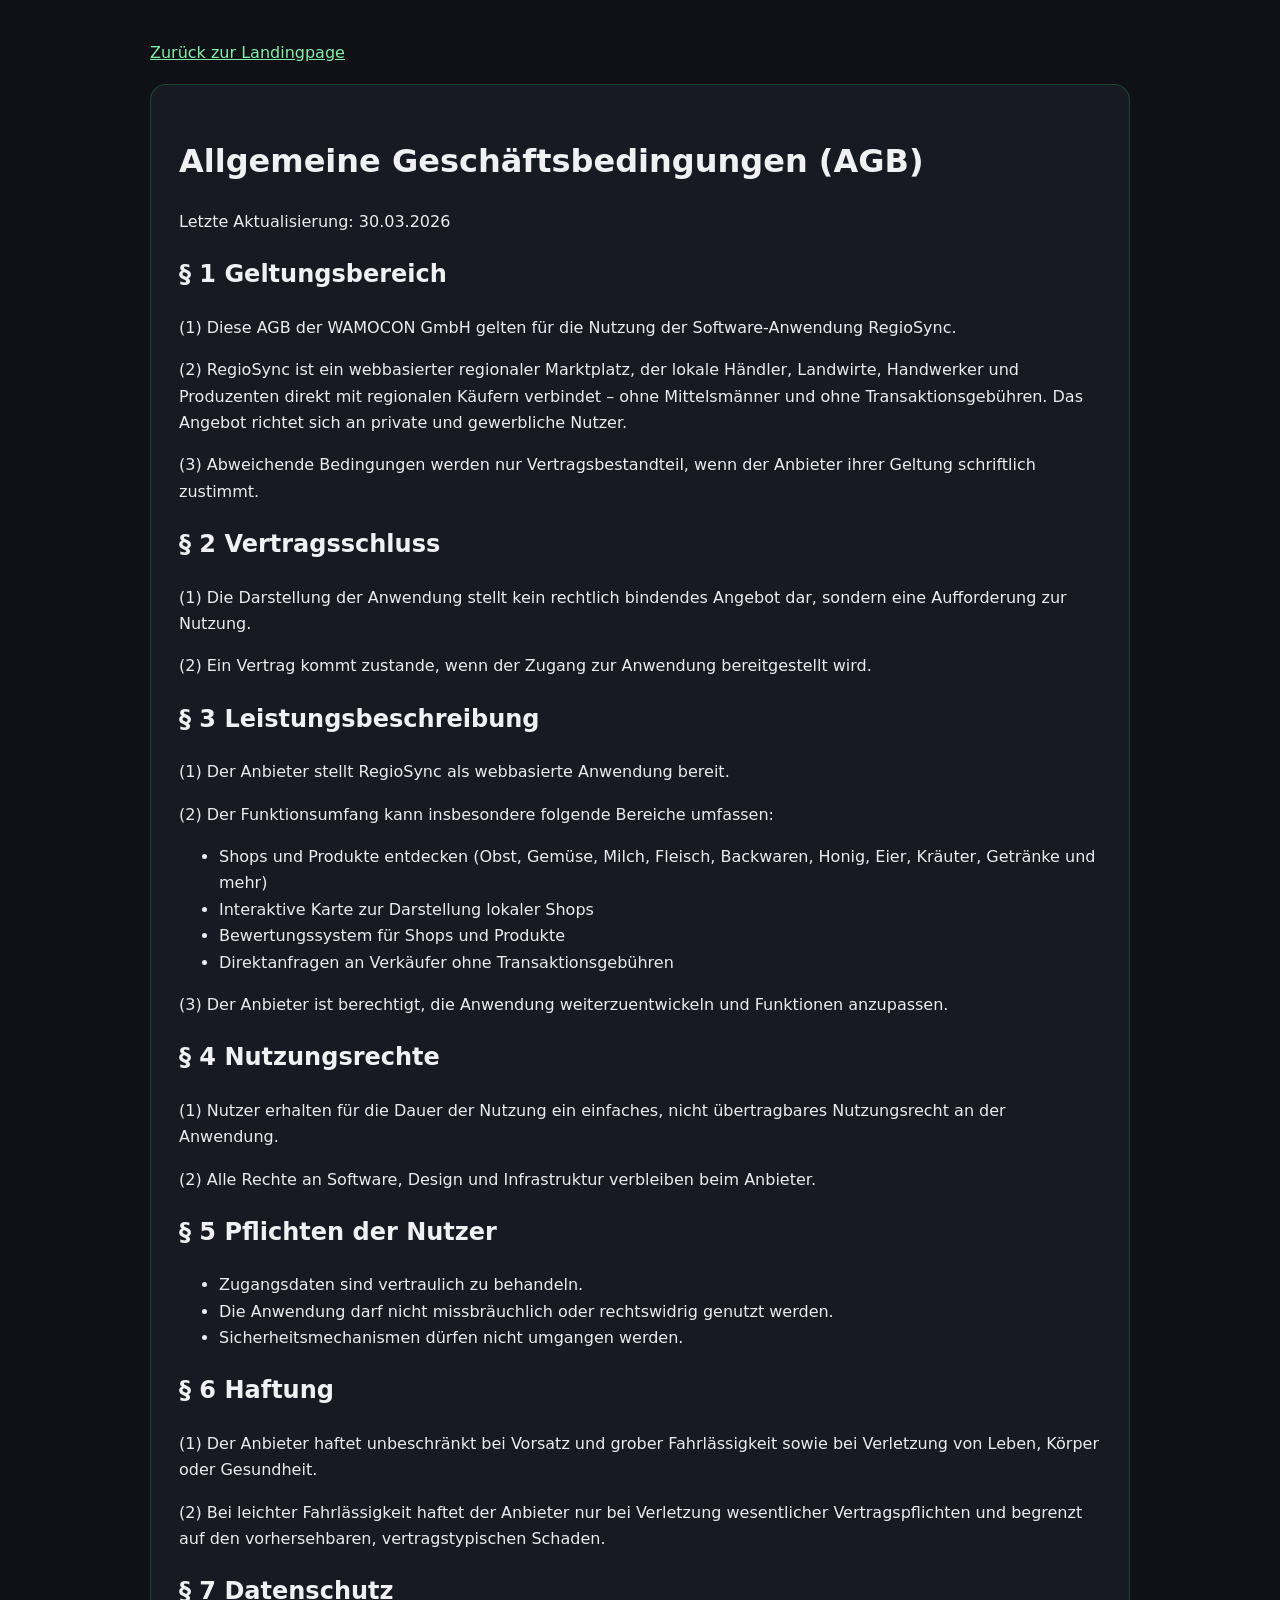
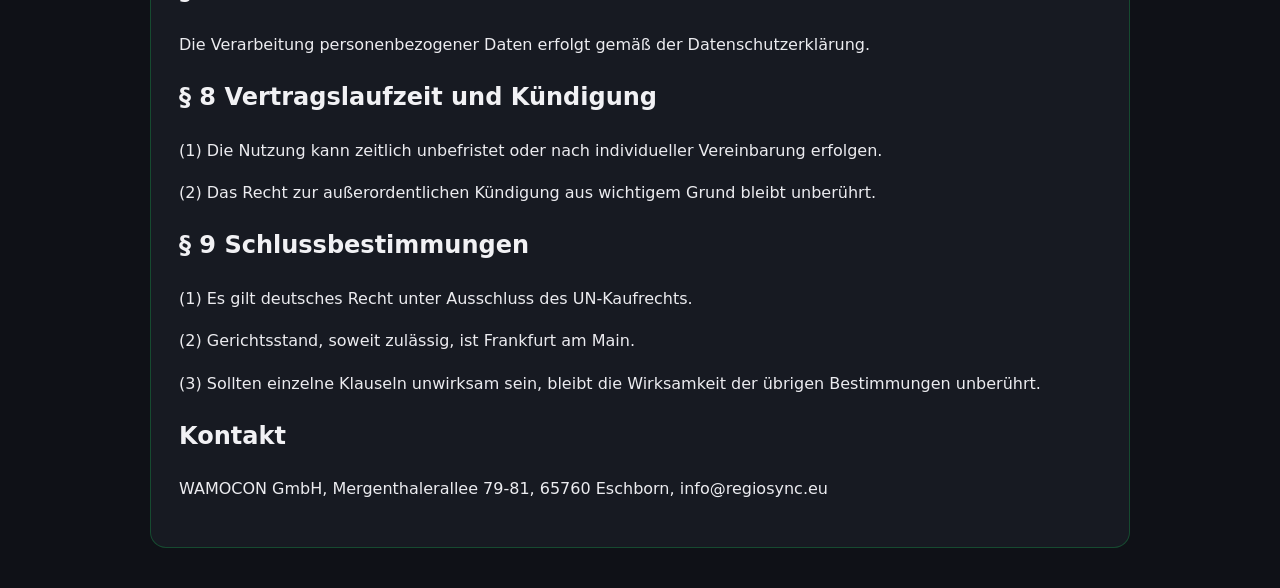
<file: agb.html>
<!DOCTYPE html>
<html lang="de">
<head>
  <meta charset="UTF-8">
  <meta name="viewport" content="width=device-width, initial-scale=1.0">
  <title>AGB | RegioSync</title>
  <style>
    body{font-family:Inter,system-ui,sans-serif;background:#0f1117;color:#ececf0;margin:0;line-height:1.65}
    .wrap{max-width:980px;margin:0 auto;padding:40px 20px}
    .card{background:#171a22;border:1px solid rgba(22,163,74,.35);border-radius:16px;padding:28px}
    h1,h2{color:#f1f1f4}
    a{color:#86efac}
    .top{margin-bottom:18px}
  </style>
</head>
<body>
  <div class="wrap">
    <div class="top"><a href="index.html">Zurück zur Landingpage</a></div>
    <div class="card">
      <h1>Allgemeine Geschäftsbedingungen (AGB)</h1>
      <p>Letzte Aktualisierung: 30.03.2026</p>

      <h2>§ 1 Geltungsbereich</h2>
      <p>(1) Diese AGB der WAMOCON GmbH gelten für die Nutzung der Software-Anwendung RegioSync.</p>
      <p>(2) RegioSync ist ein webbasierter regionaler Marktplatz, der lokale Händler, Landwirte, Handwerker und Produzenten direkt mit regionalen Käufern verbindet – ohne Mittelsmänner und ohne Transaktionsgebühren. Das Angebot richtet sich an private und gewerbliche Nutzer.</p>
      <p>(3) Abweichende Bedingungen werden nur Vertragsbestandteil, wenn der Anbieter ihrer Geltung schriftlich zustimmt.</p>

      <h2>§ 2 Vertragsschluss</h2>
      <p>(1) Die Darstellung der Anwendung stellt kein rechtlich bindendes Angebot dar, sondern eine Aufforderung zur Nutzung.</p>
      <p>(2) Ein Vertrag kommt zustande, wenn der Zugang zur Anwendung bereitgestellt wird.</p>

      <h2>§ 3 Leistungsbeschreibung</h2>
      <p>(1) Der Anbieter stellt RegioSync als webbasierte Anwendung bereit.</p>
      <p>(2) Der Funktionsumfang kann insbesondere folgende Bereiche umfassen:</p>
      <ul>
        <li>Shops und Produkte entdecken (Obst, Gemüse, Milch, Fleisch, Backwaren, Honig, Eier, Kräuter, Getränke und mehr)</li>
        <li>Interaktive Karte zur Darstellung lokaler Shops</li>
        <li>Bewertungssystem für Shops und Produkte</li>
        <li>Direktanfragen an Verkäufer ohne Transaktionsgebühren</li>
      </ul>
      <p>(3) Der Anbieter ist berechtigt, die Anwendung weiterzuentwickeln und Funktionen anzupassen.</p>

      <h2>§ 4 Nutzungsrechte</h2>
      <p>(1) Nutzer erhalten für die Dauer der Nutzung ein einfaches, nicht übertragbares Nutzungsrecht an der Anwendung.</p>
      <p>(2) Alle Rechte an Software, Design und Infrastruktur verbleiben beim Anbieter.</p>

      <h2>§ 5 Pflichten der Nutzer</h2>
      <ul>
        <li>Zugangsdaten sind vertraulich zu behandeln.</li>
        <li>Die Anwendung darf nicht missbräuchlich oder rechtswidrig genutzt werden.</li>
        <li>Sicherheitsmechanismen dürfen nicht umgangen werden.</li>
      </ul>

      <h2>§ 6 Haftung</h2>
      <p>(1) Der Anbieter haftet unbeschränkt bei Vorsatz und grober Fahrlässigkeit sowie bei Verletzung von Leben, Körper oder Gesundheit.</p>
      <p>(2) Bei leichter Fahrlässigkeit haftet der Anbieter nur bei Verletzung wesentlicher Vertragspflichten und begrenzt auf den vorhersehbaren, vertragstypischen Schaden.</p>

      <h2>§ 7 Datenschutz</h2>
      <p>Die Verarbeitung personenbezogener Daten erfolgt gemäß der Datenschutzerklärung.</p>

      <h2>§ 8 Vertragslaufzeit und Kündigung</h2>
      <p>(1) Die Nutzung kann zeitlich unbefristet oder nach individueller Vereinbarung erfolgen.</p>
      <p>(2) Das Recht zur außerordentlichen Kündigung aus wichtigem Grund bleibt unberührt.</p>

      <h2>§ 9 Schlussbestimmungen</h2>
      <p>(1) Es gilt deutsches Recht unter Ausschluss des UN-Kaufrechts.</p>
      <p>(2) Gerichtsstand, soweit zulässig, ist Frankfurt am Main.</p>
      <p>(3) Sollten einzelne Klauseln unwirksam sein, bleibt die Wirksamkeit der übrigen Bestimmungen unberührt.</p>

      <h2>Kontakt</h2>
      <p>WAMOCON GmbH, Mergenthalerallee 79-81, 65760 Eschborn, info@regiosync.eu</p>
    </div>
  </div>
</body>
</html>
</file>
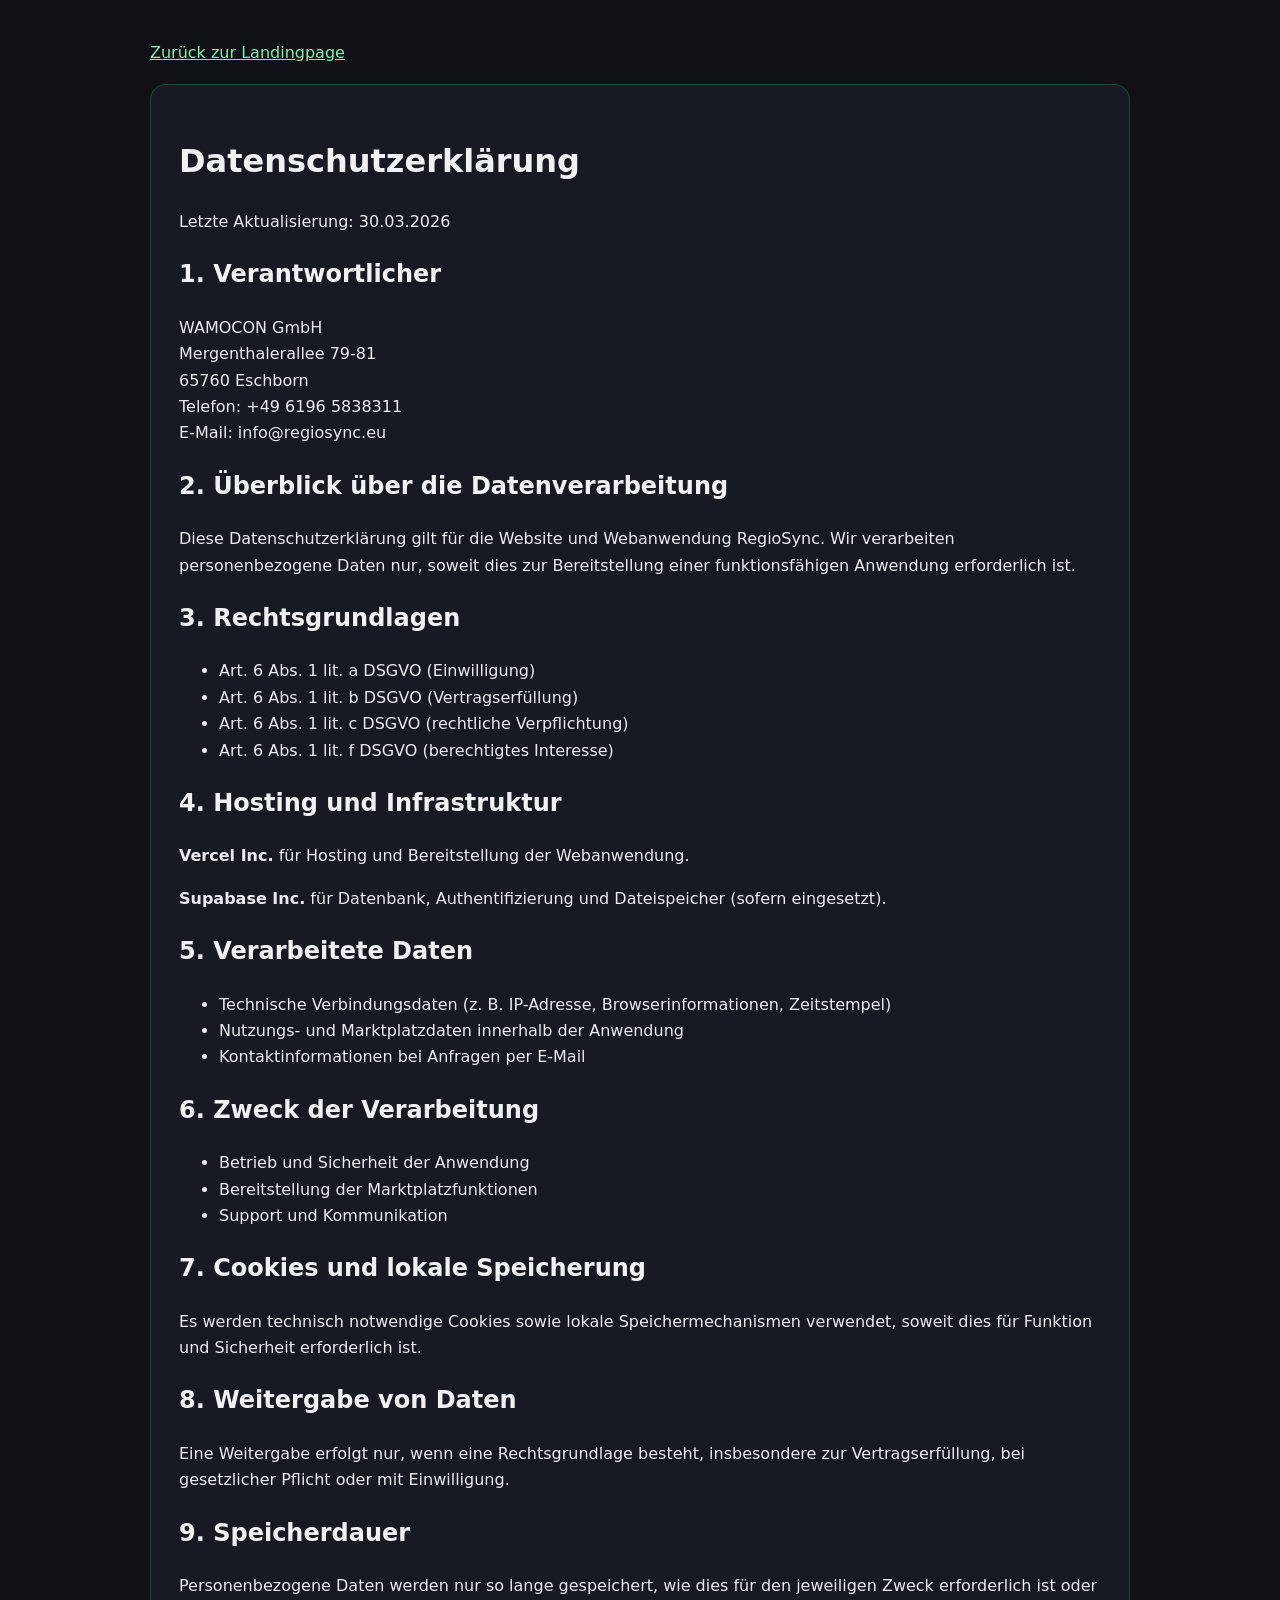
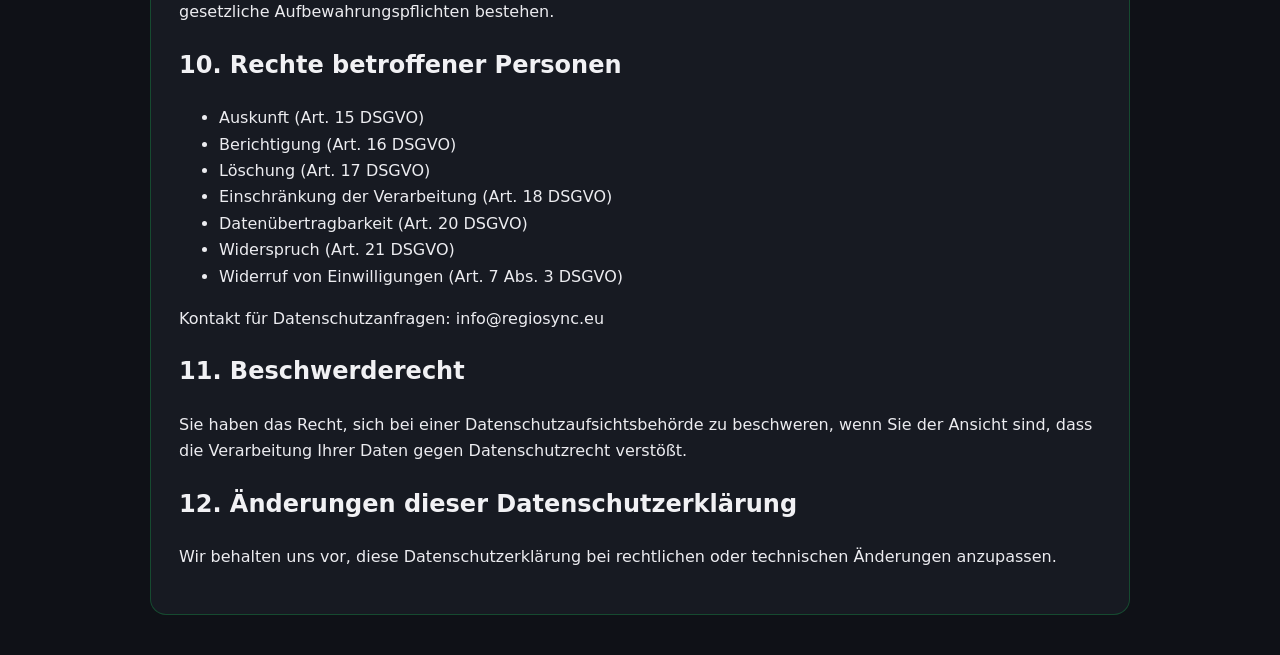
<file: datenschutz.html>
<!DOCTYPE html>
<html lang="de">
<head>
  <meta charset="UTF-8">
  <meta name="viewport" content="width=device-width, initial-scale=1.0">
  <title>Datenschutz | RegioSync</title>
  <style>
    body{font-family:Inter,system-ui,sans-serif;background:#0f1117;color:#ececf0;margin:0;line-height:1.65}
    .wrap{max-width:980px;margin:0 auto;padding:40px 20px}
    .card{background:#171a22;border:1px solid rgba(22,163,74,.35);border-radius:16px;padding:28px}
    h1,h2{color:#f1f1f4}
    a{color:#86efac}
    .top{margin-bottom:18px}
  </style>
</head>
<body>
  <div class="wrap">
    <div class="top"><a href="index.html">Zurück zur Landingpage</a></div>
    <div class="card">
      <h1>Datenschutzerklärung</h1>
      <p>Letzte Aktualisierung: 30.03.2026</p>

      <h2>1. Verantwortlicher</h2>
      <p>
        WAMOCON GmbH<br>
        Mergenthalerallee 79-81<br>
        65760 Eschborn<br>
        Telefon: +49 6196 5838311<br>
        E-Mail: info@regiosync.eu
      </p>

      <h2>2. Überblick über die Datenverarbeitung</h2>
      <p>Diese Datenschutzerklärung gilt für die Website und Webanwendung RegioSync. Wir verarbeiten personenbezogene Daten nur, soweit dies zur Bereitstellung einer funktionsfähigen Anwendung erforderlich ist.</p>

      <h2>3. Rechtsgrundlagen</h2>
      <ul>
        <li>Art. 6 Abs. 1 lit. a DSGVO (Einwilligung)</li>
        <li>Art. 6 Abs. 1 lit. b DSGVO (Vertragserfüllung)</li>
        <li>Art. 6 Abs. 1 lit. c DSGVO (rechtliche Verpflichtung)</li>
        <li>Art. 6 Abs. 1 lit. f DSGVO (berechtigtes Interesse)</li>
      </ul>

      <h2>4. Hosting und Infrastruktur</h2>
      <p><strong>Vercel Inc.</strong> für Hosting und Bereitstellung der Webanwendung.</p>
      <p><strong>Supabase Inc.</strong> für Datenbank, Authentifizierung und Dateispeicher (sofern eingesetzt).</p>

      <h2>5. Verarbeitete Daten</h2>
      <ul>
        <li>Technische Verbindungsdaten (z. B. IP-Adresse, Browserinformationen, Zeitstempel)</li>
        <li>Nutzungs- und Marktplatzdaten innerhalb der Anwendung</li>
        <li>Kontaktinformationen bei Anfragen per E-Mail</li>
      </ul>

      <h2>6. Zweck der Verarbeitung</h2>
      <ul>
        <li>Betrieb und Sicherheit der Anwendung</li>
        <li>Bereitstellung der Marktplatzfunktionen</li>
        <li>Support und Kommunikation</li>
      </ul>

      <h2>7. Cookies und lokale Speicherung</h2>
      <p>Es werden technisch notwendige Cookies sowie lokale Speichermechanismen verwendet, soweit dies für Funktion und Sicherheit erforderlich ist.</p>

      <h2>8. Weitergabe von Daten</h2>
      <p>Eine Weitergabe erfolgt nur, wenn eine Rechtsgrundlage besteht, insbesondere zur Vertragserfüllung, bei gesetzlicher Pflicht oder mit Einwilligung.</p>

      <h2>9. Speicherdauer</h2>
      <p>Personenbezogene Daten werden nur so lange gespeichert, wie dies für den jeweiligen Zweck erforderlich ist oder gesetzliche Aufbewahrungspflichten bestehen.</p>

      <h2>10. Rechte betroffener Personen</h2>
      <ul>
        <li>Auskunft (Art. 15 DSGVO)</li>
        <li>Berichtigung (Art. 16 DSGVO)</li>
        <li>Löschung (Art. 17 DSGVO)</li>
        <li>Einschränkung der Verarbeitung (Art. 18 DSGVO)</li>
        <li>Datenübertragbarkeit (Art. 20 DSGVO)</li>
        <li>Widerspruch (Art. 21 DSGVO)</li>
        <li>Widerruf von Einwilligungen (Art. 7 Abs. 3 DSGVO)</li>
      </ul>
      <p>Kontakt für Datenschutzanfragen: info@regiosync.eu</p>

      <h2>11. Beschwerderecht</h2>
      <p>Sie haben das Recht, sich bei einer Datenschutzaufsichtsbehörde zu beschweren, wenn Sie der Ansicht sind, dass die Verarbeitung Ihrer Daten gegen Datenschutzrecht verstößt.</p>

      <h2>12. Änderungen dieser Datenschutzerklärung</h2>
      <p>Wir behalten uns vor, diese Datenschutzerklärung bei rechtlichen oder technischen Änderungen anzupassen.</p>
    </div>
  </div>
</body>
</html>
</file>
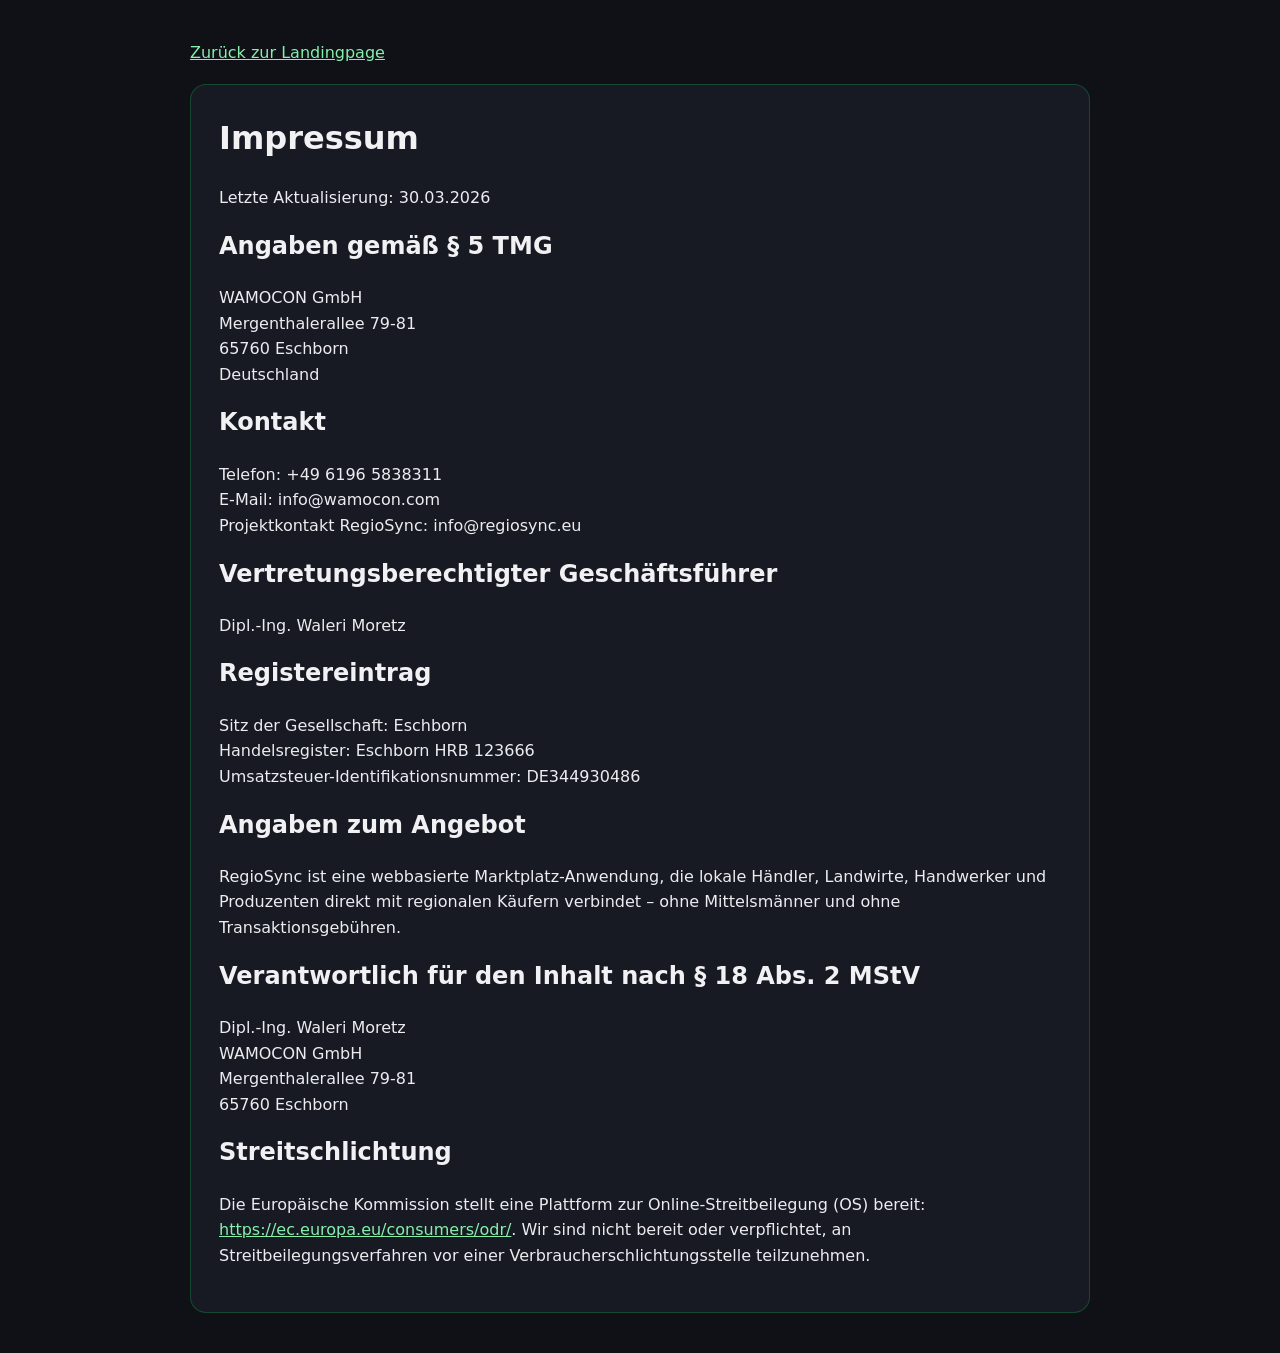
<file: impressum.html>
<!DOCTYPE html>
<html lang="de">
<head>
  <meta charset="UTF-8">
  <meta name="viewport" content="width=device-width, initial-scale=1.0">
  <title>Impressum | RegioSync</title>
  <style>
    body{font-family:Inter,system-ui,sans-serif;background:#0f1117;color:#ececf0;margin:0;line-height:1.6}
    .wrap{max-width:900px;margin:0 auto;padding:40px 20px}
    .card{background:#171a22;border:1px solid rgba(22,163,74,.35);border-radius:16px;padding:28px}
    h1,h2{margin-top:0;color:#f1f1f4}
    a{color:#86efac}
    .top{margin-bottom:18px}
  </style>
</head>
<body>
  <div class="wrap">
    <div class="top"><a href="index.html">Zurück zur Landingpage</a></div>
    <div class="card">
      <h1>Impressum</h1>
      <p>Letzte Aktualisierung: 30.03.2026</p>

      <h2>Angaben gemäß § 5 TMG</h2>
      <p>
        WAMOCON GmbH<br>
        Mergenthalerallee 79-81<br>
        65760 Eschborn<br>
        Deutschland
      </p>

      <h2>Kontakt</h2>
      <p>
        Telefon: +49 6196 5838311<br>
        E-Mail: info@wamocon.com<br>
        Projektkontakt RegioSync: info@regiosync.eu
      </p>

      <h2>Vertretungsberechtigter Geschäftsführer</h2>
      <p>Dipl.-Ing. Waleri Moretz</p>

      <h2>Registereintrag</h2>
      <p>
        Sitz der Gesellschaft: Eschborn<br>
        Handelsregister: Eschborn HRB 123666<br>
        Umsatzsteuer-Identifikationsnummer: DE344930486
      </p>

      <h2>Angaben zum Angebot</h2>
      <p>
        RegioSync ist eine webbasierte Marktplatz-Anwendung, die lokale Händler, Landwirte, Handwerker und Produzenten direkt mit regionalen Käufern verbindet – ohne Mittelsmänner und ohne Transaktionsgebühren.
      </p>

      <h2>Verantwortlich für den Inhalt nach § 18 Abs. 2 MStV</h2>
      <p>
        Dipl.-Ing. Waleri Moretz<br>
        WAMOCON GmbH<br>
        Mergenthalerallee 79-81<br>
        65760 Eschborn
      </p>

      <h2>Streitschlichtung</h2>
      <p>
        Die Europäische Kommission stellt eine Plattform zur Online-Streitbeilegung (OS) bereit:
        <a href="https://ec.europa.eu/consumers/odr/" target="_blank" rel="noopener noreferrer">https://ec.europa.eu/consumers/odr/</a>.
        Wir sind nicht bereit oder verpflichtet, an Streitbeilegungsverfahren vor einer Verbraucherschlichtungsstelle teilzunehmen.
      </p>
    </div>
  </div>
</body>
</html>
</file>
